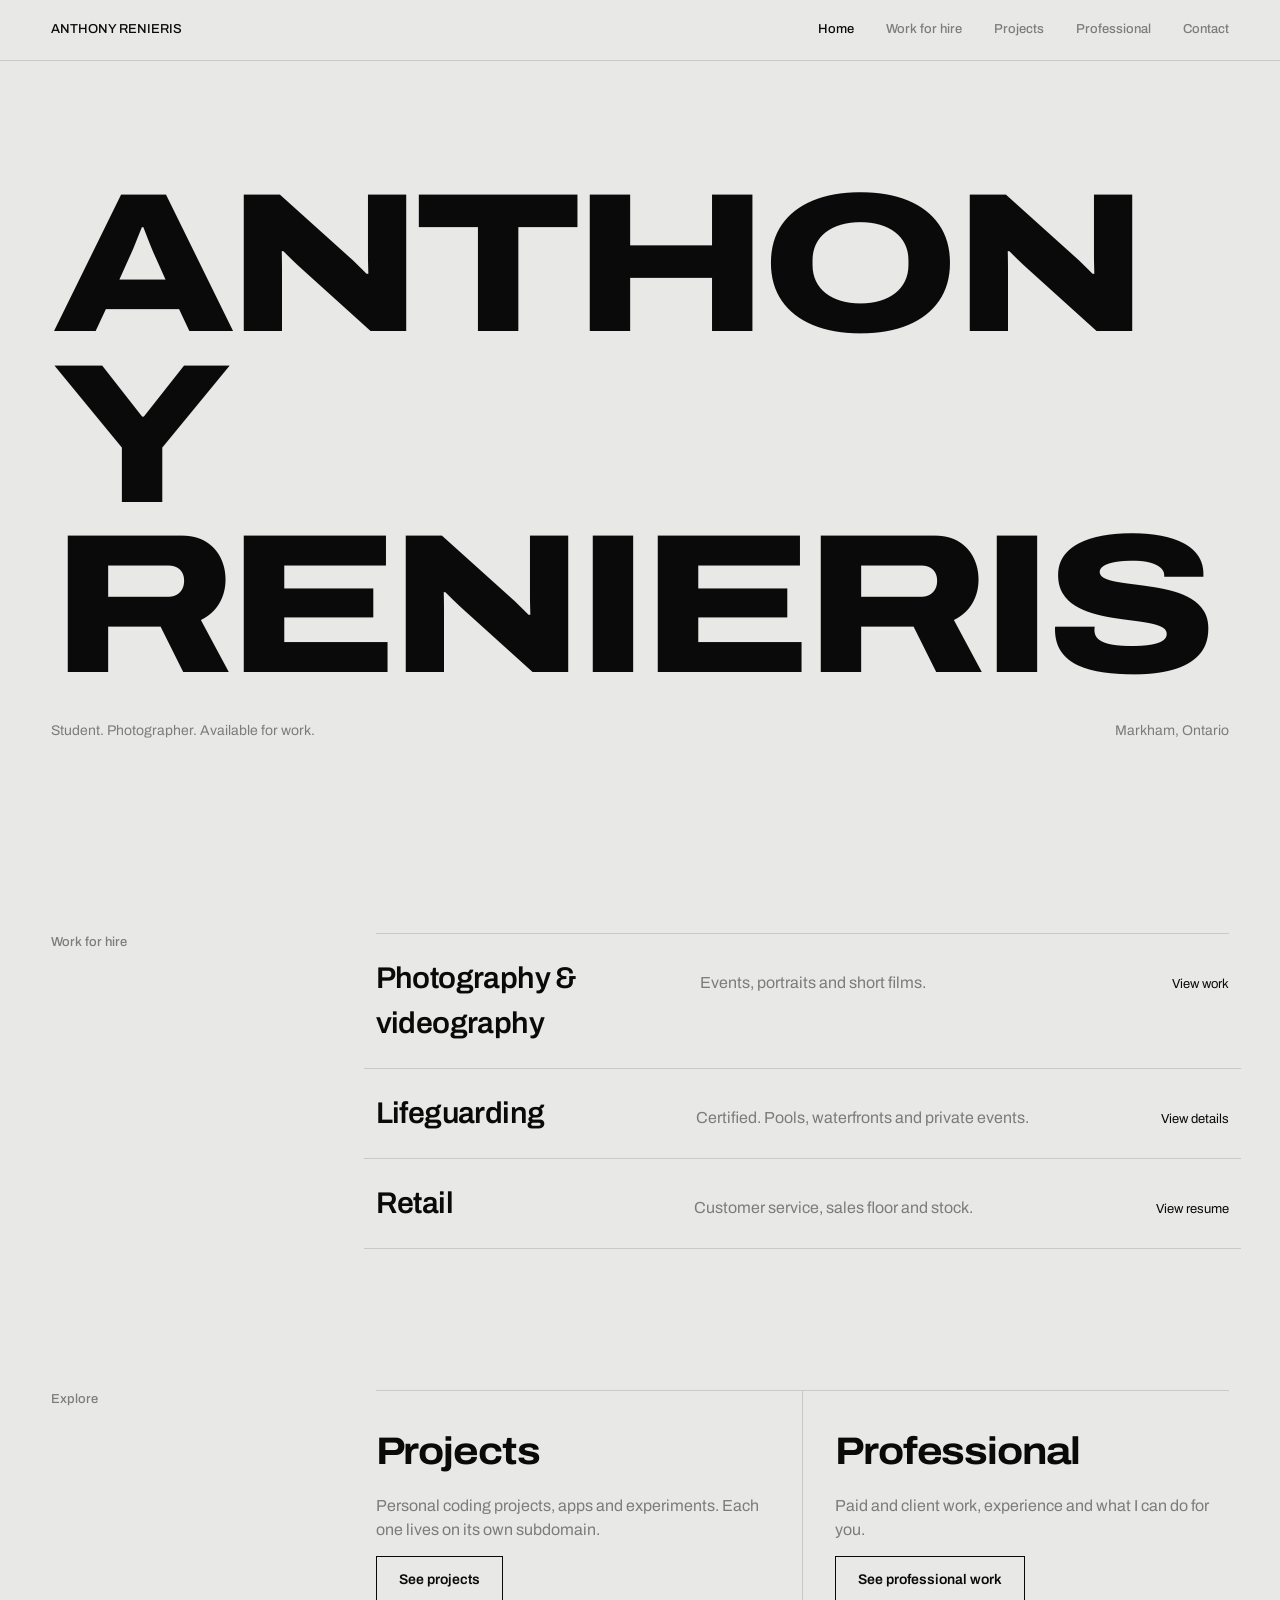
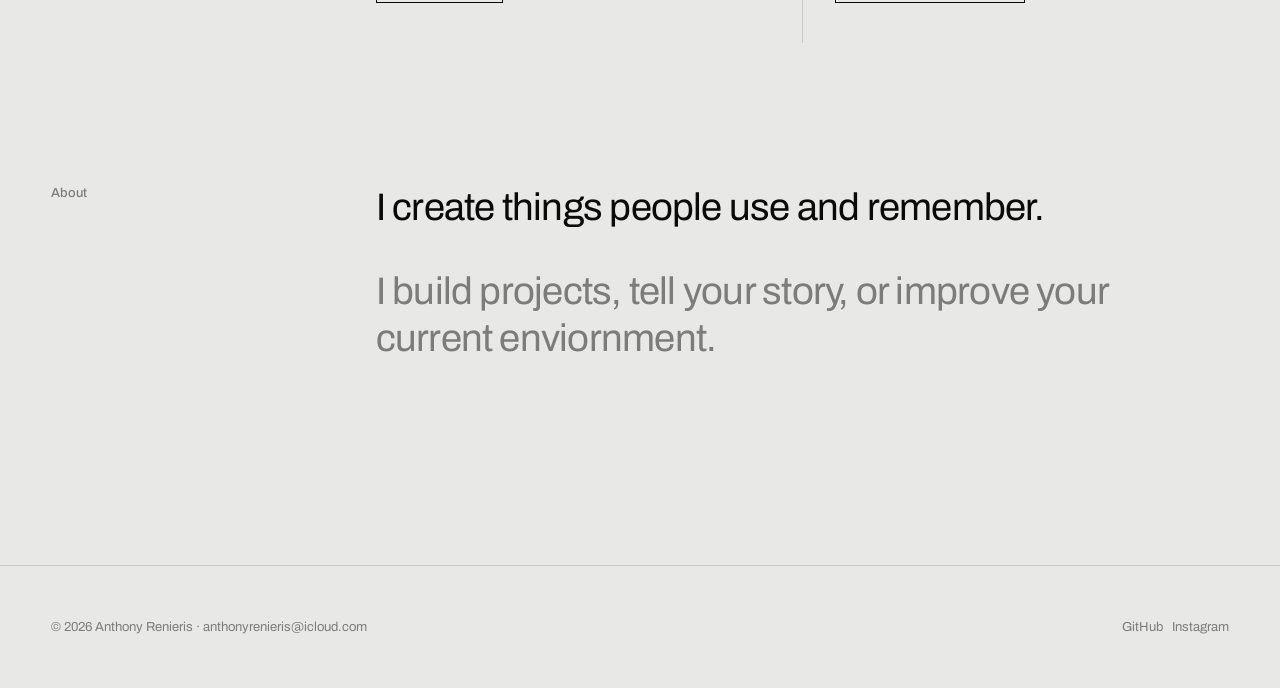
<file: index.html>
<!DOCTYPE html>
<html lang="en">
<head>
<meta charset="utf-8">
<meta name="viewport" content="width=device-width, initial-scale=1">
<title>ANTHONY RENIERIS</title>
<meta name="description" content="Student developer and work for hire: photography, videography, lifeguarding and retail.">
<link rel="preconnect" href="https://fonts.googleapis.com">
<link rel="preconnect" href="https://fonts.gstatic.com" crossorigin>
<link href="https://fonts.googleapis.com/css2?family=Archivo:wdth,wght@62..125,300..800&display=swap" rel="stylesheet">
<link rel="stylesheet" href="style.css">
</head>
<body>
<header>
  <a href="index.html">ANTHONY RENIERIS</a>
  <nav aria-label="Main">
    <a href="index.html" aria-current="page">Home</a>
    <a href="index.html#hire">Work for hire</a>
    <a href="projects.html">Projects</a>
    <a href="professional.html">Professional</a>
    <a href="#contact">Contact</a>
  </nav>
</header>
<main>
  <div class="hero">
    <h1 class="name">Anthony<br>Renieris</h1>
    <div class="tag"><span>Student. Photographer. Available for work.</span><span>Markham, Ontario</span></div>
  </div>

  <section id="hire">
    <h2>Work for hire</h2>
    <div class="list">
      <a class="row" href="photography.html"><b>Photography &amp; videography</b><span>Events, portraits and short films.</span><small>View work</small></a>
      <a class="row" href="lifeguarding.html"><b>Lifeguarding</b><span>Certified. Pools, waterfronts and private events.</span><small>View details</small></a>
      <a class="row" href="retail.html"><b>Retail</b><span>Customer service, sales floor and stock.</span><small>View resume</small></a>
    </div>
  </section>

  <section>
    <h2>Explore</h2>
    <div class="split">
      <div>
        <h3>Projects</h3>
        <p>Personal coding projects, apps and experiments. Each one lives on its own subdomain.</p>
        <a class="btn" href="projects.html">See projects</a>
      </div>
      <div>
        <h3>Professional</h3>
        <p>Paid and client work, experience and what I can do for you.</p>
        <a class="btn" href="professional.html">See professional work</a>
      </div>
    </div>
  </section>

  <section>
    <h2>About</h2>
    <div>
      <p class="lead">I create things people use and remember.</p>
      <p class="lead">I build projects, tell your story, or improve your current enviornment.</p>
    </div>
  </section>
</main>
<footer id="contact">
  <span>&copy; <span id="y">2026</span> Anthony Renieris &middot; <a href="mailto:you@yourdomain.com">anthonyrenieris@icloud.com</a></span>
  <span><a href="https://github.com/yourusername">GitHub</a> &nbsp; <a href="https://instagram.com/yourusername">Instagram</a></span>
</footer>
<script>document.getElementById('y').textContent=new Date().getFullYear();</script>
</body>
</html>
</file>
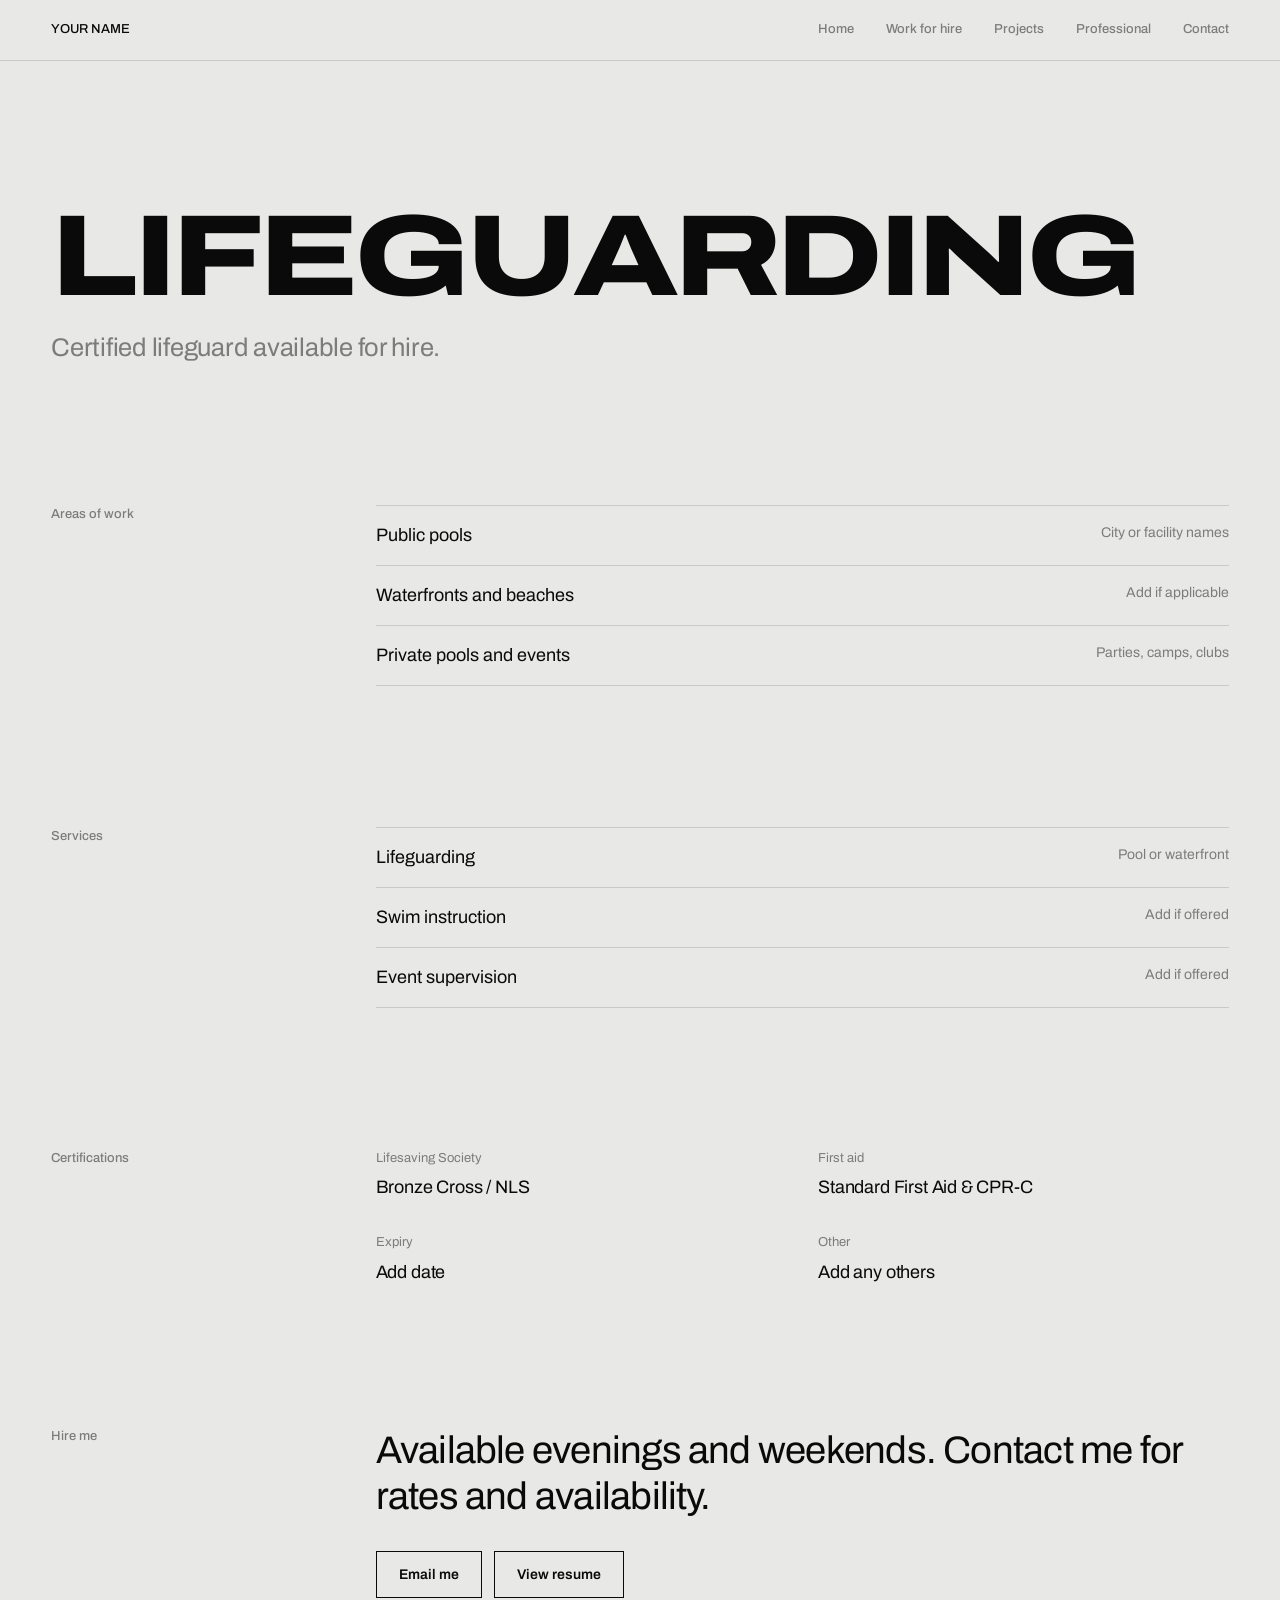
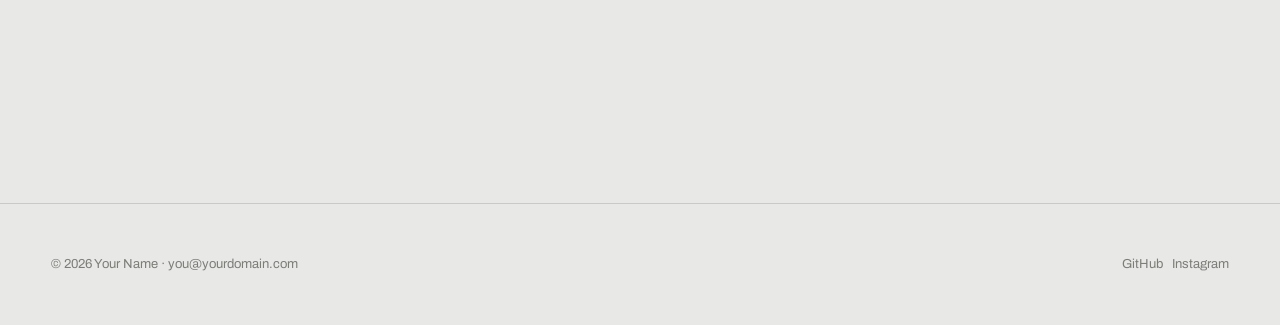
<file: lifeguarding.html>
<!DOCTYPE html>
<html lang="en">
<head>
<meta charset="utf-8">
<meta name="viewport" content="width=device-width, initial-scale=1">
<title>Lifeguarding | YOUR NAME</title>
<meta name="description" content="Student developer and work for hire: photography, videography, lifeguarding and retail.">
<link rel="preconnect" href="https://fonts.googleapis.com">
<link rel="preconnect" href="https://fonts.gstatic.com" crossorigin>
<link href="https://fonts.googleapis.com/css2?family=Archivo:wdth,wght@62..125,300..800&display=swap" rel="stylesheet">
<link rel="stylesheet" href="style.css">
</head>
<body>
<header>
  <a href="index.html">YOUR NAME</a>
  <nav aria-label="Main">
    <a href="index.html">Home</a>
    <a href="index.html#hire">Work for hire</a>
    <a href="projects.html">Projects</a>
    <a href="professional.html">Professional</a>
    <a href="#contact">Contact</a>
  </nav>
</header>
<main>
  <div class="page-head">
    <h1>Lifeguarding</h1>
    <p>Certified lifeguard available for hire.</p>
  </div>
  <section>
    <h2>Areas of work</h2>
    <ul class="plain">
      <li>Public pools <span>City or facility names</span></li>
      <li>Waterfronts and beaches <span>Add if applicable</span></li>
      <li>Private pools and events <span>Parties, camps, clubs</span></li>
    </ul>
  </section>
  <section>
    <h2>Services</h2>
    <ul class="plain">
      <li>Lifeguarding <span>Pool or waterfront</span></li>
      <li>Swim instruction <span>Add if offered</span></li>
      <li>Event supervision <span>Add if offered</span></li>
    </ul>
  </section>
  <section>
    <h2>Certifications</h2>
    <dl class="facts">
      <div><dt>Lifesaving Society</dt><dd>Bronze Cross / NLS</dd></div>
      <div><dt>First aid</dt><dd>Standard First Aid &amp; CPR-C</dd></div>
      <div><dt>Expiry</dt><dd>Add date</dd></div>
      <div><dt>Other</dt><dd>Add any others</dd></div>
    </dl>
  </section>
  <section>
    <h2>Hire me</h2>
    <div><p class="lead">Available evenings and weekends. Contact me for rates and availability.</p>
    <div class="btn-row"><a class="btn" href="mailto:you@yourdomain.com?subject=Lifeguarding">Email me</a><a class="btn" href="retail.html">View resume</a></div></div>
  </section>
</main>
<footer id="contact">
  <span>&copy; <span id="y">2026</span> Your Name &middot; <a href="mailto:you@yourdomain.com">you@yourdomain.com</a></span>
  <span><a href="https://github.com/yourusername">GitHub</a> &nbsp; <a href="https://instagram.com/yourusername">Instagram</a></span>
</footer>
<script>document.getElementById('y').textContent=new Date().getFullYear();</script>
</body>
</html>
</file>
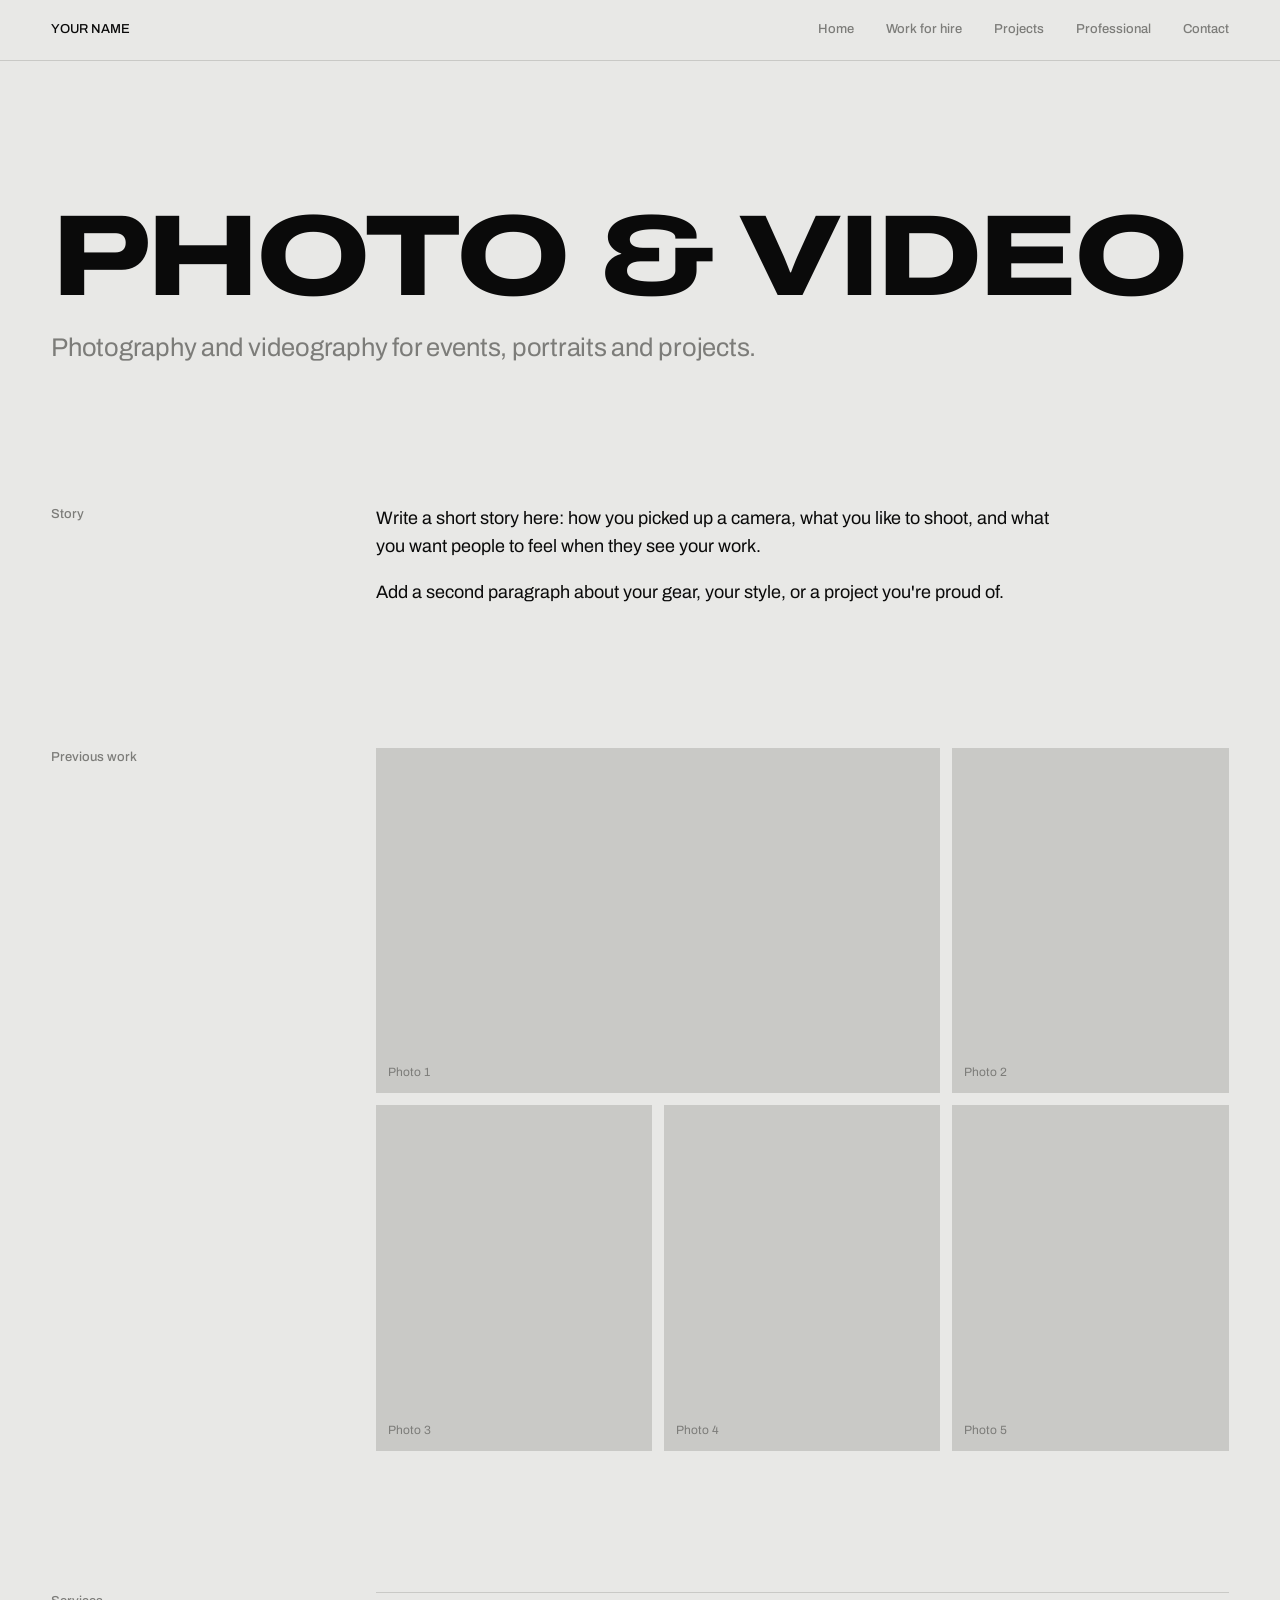
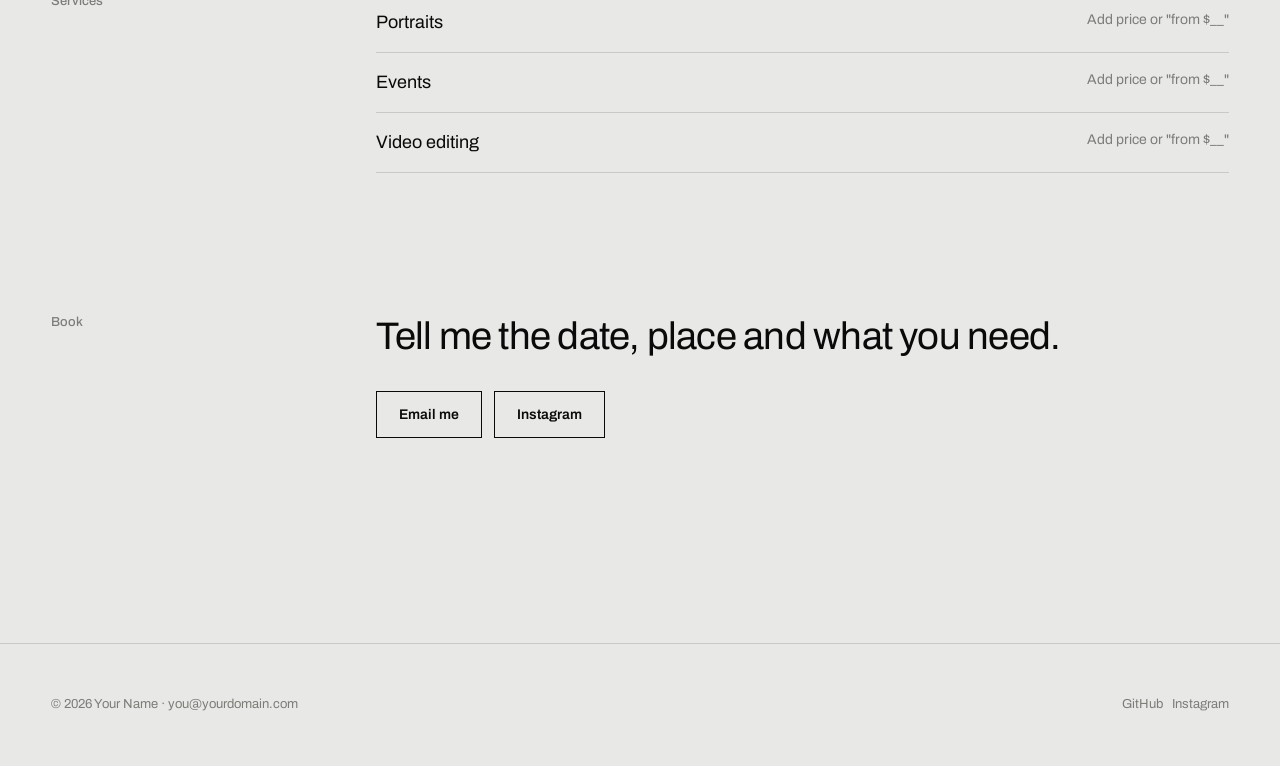
<file: photography.html>
<!DOCTYPE html>
<html lang="en">
<head>
<meta charset="utf-8">
<meta name="viewport" content="width=device-width, initial-scale=1">
<title>Photography | YOUR NAME</title>
<meta name="description" content="Student developer and work for hire: photography, videography, lifeguarding and retail.">
<link rel="preconnect" href="https://fonts.googleapis.com">
<link rel="preconnect" href="https://fonts.gstatic.com" crossorigin>
<link href="https://fonts.googleapis.com/css2?family=Archivo:wdth,wght@62..125,300..800&display=swap" rel="stylesheet">
<link rel="stylesheet" href="style.css">
</head>
<body>
<header>
  <a href="index.html">YOUR NAME</a>
  <nav aria-label="Main">
    <a href="index.html">Home</a>
    <a href="index.html#hire">Work for hire</a>
    <a href="projects.html">Projects</a>
    <a href="professional.html">Professional</a>
    <a href="#contact">Contact</a>
  </nav>
</header>
<main>
  <div class="page-head">
    <h1>Photo &amp; Video</h1>
    <p>Photography and videography for events, portraits and projects.</p>
  </div>
  <section>
    <h2>Story</h2>
    <div class="body">
      <p>Write a short story here: how you picked up a camera, what you like to shoot, and what you want people to feel when they see your work.</p>
      <p>Add a second paragraph about your gear, your style, or a project you're proud of.</p>
    </div>
  </section>
  <section>
    <h2>Previous work</h2>
    <!-- To use real photos: put files in /images and replace each .ph with
         <div class="ph" style="background-image:url('images/your-photo.jpg')"></div> -->
    <div class="gallery">
      <div class="ph wide">Photo 1</div><div class="ph">Photo 2</div>
      <div class="ph">Photo 3</div><div class="ph">Photo 4</div><div class="ph">Photo 5</div>
    </div>
  </section>
  <section>
    <h2>Services</h2>
    <ul class="plain">
      <li>Portraits <span>Add price or "from $__"</span></li>
      <li>Events <span>Add price or "from $__"</span></li>
      <li>Video editing <span>Add price or "from $__"</span></li>
    </ul>
  </section>
  <section>
    <h2>Book</h2>
    <div><p class="lead">Tell me the date, place and what you need.</p>
    <div class="btn-row"><a class="btn" href="mailto:you@yourdomain.com?subject=Photo%20booking">Email me</a><a class="btn" href="https://instagram.com/yourusername">Instagram</a></div></div>
  </section>
</main>
<footer id="contact">
  <span>&copy; <span id="y">2026</span> Your Name &middot; <a href="mailto:you@yourdomain.com">you@yourdomain.com</a></span>
  <span><a href="https://github.com/yourusername">GitHub</a> &nbsp; <a href="https://instagram.com/yourusername">Instagram</a></span>
</footer>
<script>document.getElementById('y').textContent=new Date().getFullYear();</script>
</body>
</html>
</file>
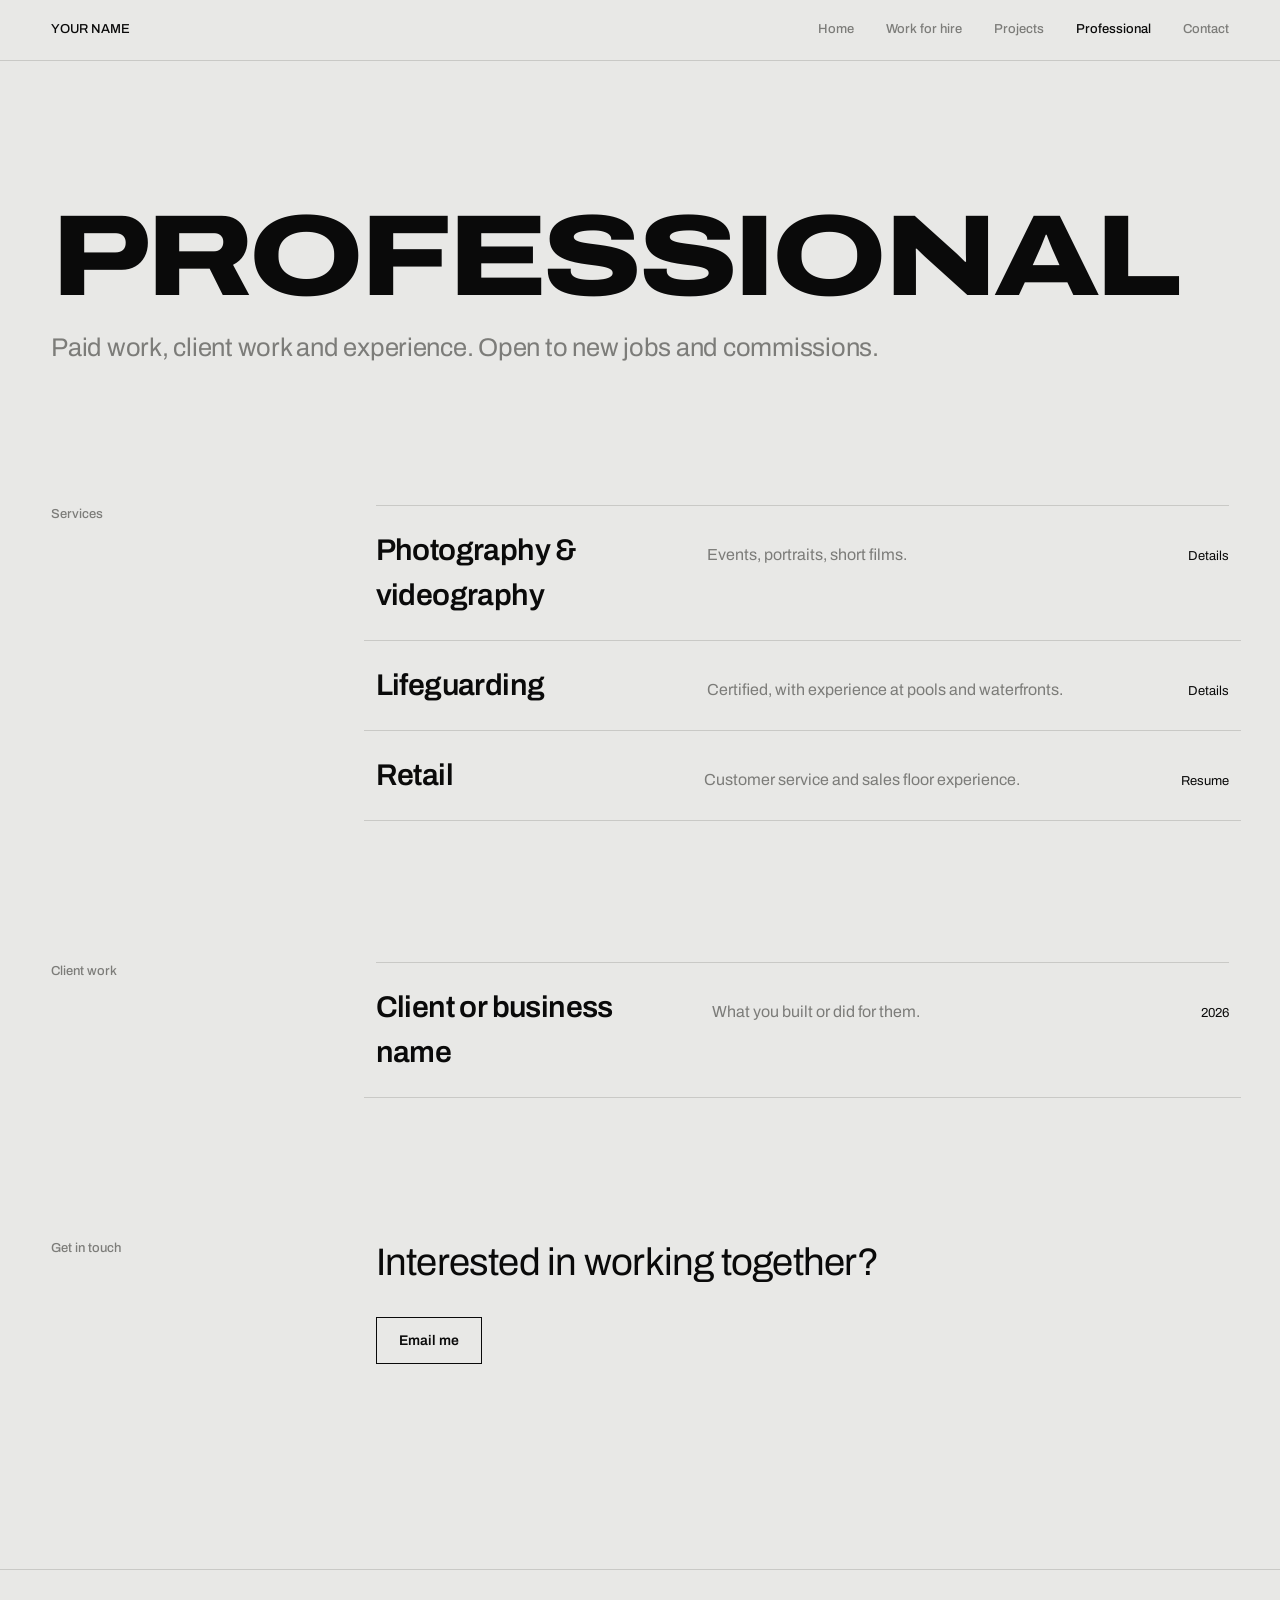
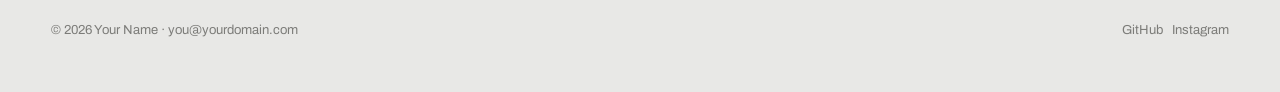
<file: professional.html>
<!DOCTYPE html>
<html lang="en">
<head>
<meta charset="utf-8">
<meta name="viewport" content="width=device-width, initial-scale=1">
<title>Professional | YOUR NAME</title>
<meta name="description" content="Student developer and work for hire: photography, videography, lifeguarding and retail.">
<link rel="preconnect" href="https://fonts.googleapis.com">
<link rel="preconnect" href="https://fonts.gstatic.com" crossorigin>
<link href="https://fonts.googleapis.com/css2?family=Archivo:wdth,wght@62..125,300..800&display=swap" rel="stylesheet">
<link rel="stylesheet" href="style.css">
</head>
<body>
<header>
  <a href="index.html">YOUR NAME</a>
  <nav aria-label="Main">
    <a href="index.html">Home</a>
    <a href="index.html#hire">Work for hire</a>
    <a href="projects.html">Projects</a>
    <a href="professional.html" aria-current="page">Professional</a>
    <a href="#contact">Contact</a>
  </nav>
</header>
<main>
  <div class="page-head">
    <h1>Professional</h1>
    <p>Paid work, client work and experience. Open to new jobs and commissions.</p>
  </div>
  <section>
    <h2>Services</h2>
    <div class="list">
      <a class="row" href="photography.html"><b>Photography &amp; videography</b><span>Events, portraits, short films.</span><small>Details</small></a>
      <a class="row" href="lifeguarding.html"><b>Lifeguarding</b><span>Certified, with experience at pools and waterfronts.</span><small>Details</small></a>
      <a class="row" href="retail.html"><b>Retail</b><span>Customer service and sales floor experience.</span><small>Resume</small></a>
    </div>
  </section>
  <section>
    <h2>Client work</h2>
    <div class="list">
      <!-- Add websites, apps or other paid work here. Remove this section if not needed. -->
      <a class="row" href="https://client-site.example.com"><b>Client or business name</b><span>What you built or did for them.</span><small>2026</small></a>
    </div>
  </section>
  <section>
    <h2>Get in touch</h2>
    <div><p class="lead">Interested in working together?</p>
    <div class="btn-row"><a class="btn" href="mailto:you@yourdomain.com">Email me</a></div></div>
  </section>
</main>
<footer id="contact">
  <span>&copy; <span id="y">2026</span> Your Name &middot; <a href="mailto:you@yourdomain.com">you@yourdomain.com</a></span>
  <span><a href="https://github.com/yourusername">GitHub</a> &nbsp; <a href="https://instagram.com/yourusername">Instagram</a></span>
</footer>
<script>document.getElementById('y').textContent=new Date().getFullYear();</script>
</body>
</html>
</file>
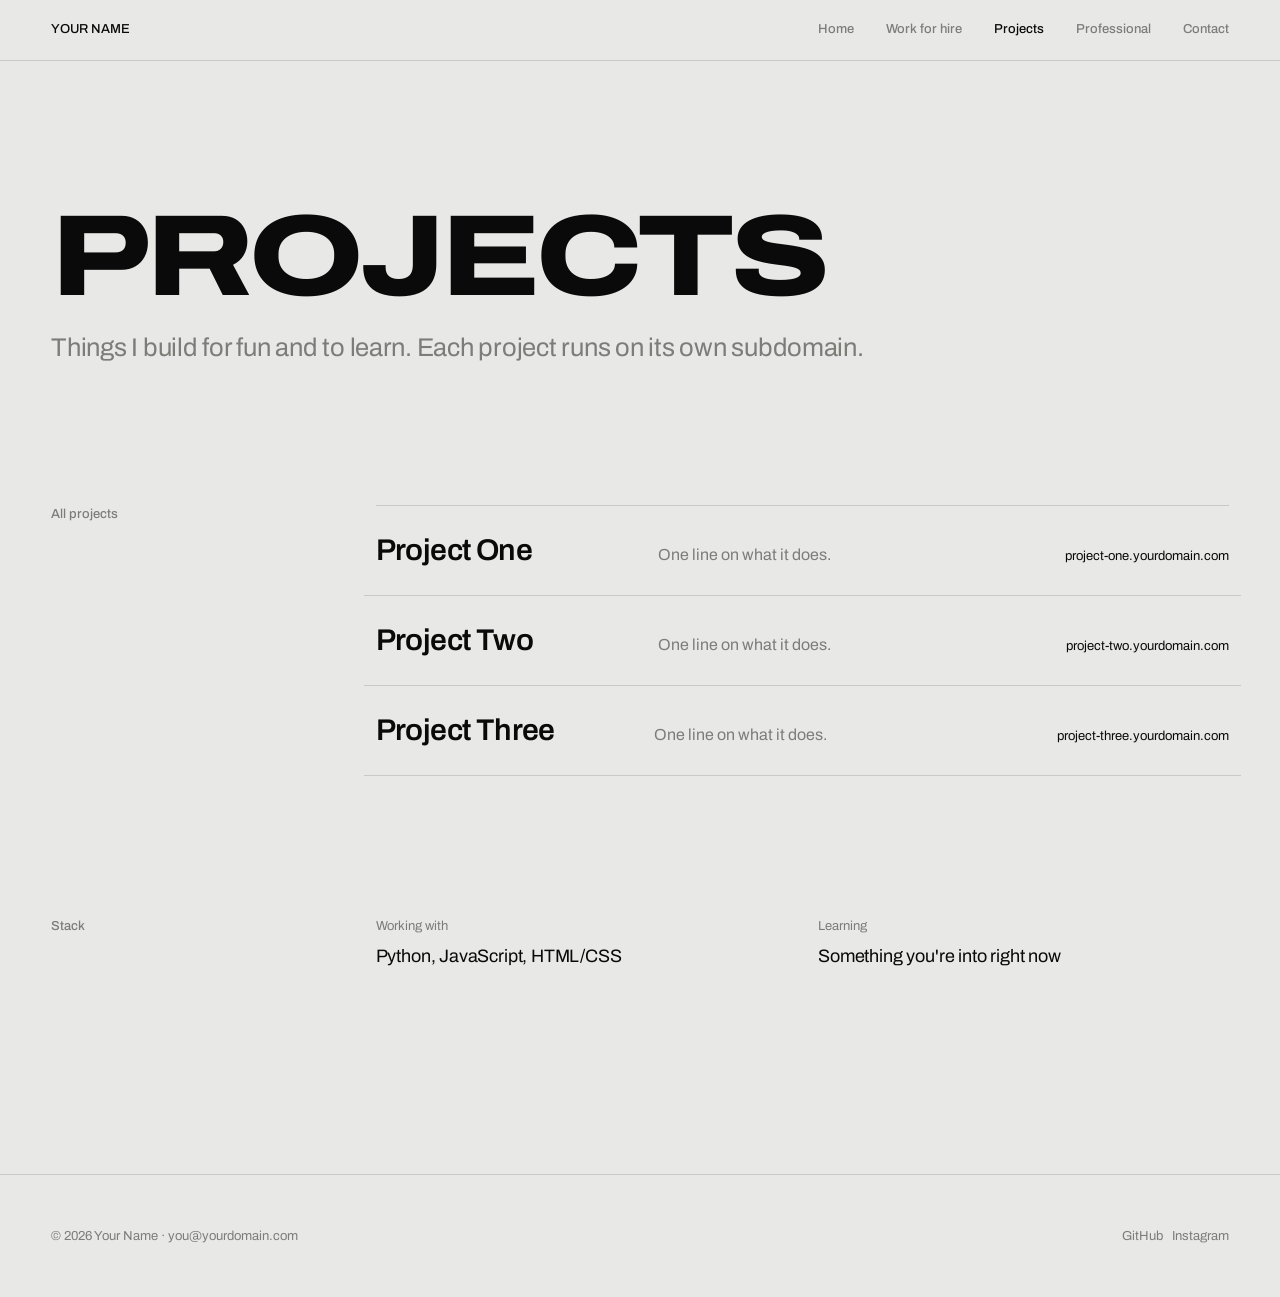
<file: projects.html>
<!DOCTYPE html>
<html lang="en">
<head>
<meta charset="utf-8">
<meta name="viewport" content="width=device-width, initial-scale=1">
<title>Projects | YOUR NAME</title>
<meta name="description" content="Student developer and work for hire: photography, videography, lifeguarding and retail.">
<link rel="preconnect" href="https://fonts.googleapis.com">
<link rel="preconnect" href="https://fonts.gstatic.com" crossorigin>
<link href="https://fonts.googleapis.com/css2?family=Archivo:wdth,wght@62..125,300..800&display=swap" rel="stylesheet">
<link rel="stylesheet" href="style.css">
</head>
<body>
<header>
  <a href="index.html">YOUR NAME</a>
  <nav aria-label="Main">
    <a href="index.html">Home</a>
    <a href="index.html#hire">Work for hire</a>
    <a href="projects.html" aria-current="page">Projects</a>
    <a href="professional.html">Professional</a>
    <a href="#contact">Contact</a>
  </nav>
</header>
<main>
  <div class="page-head">
    <h1>Projects</h1>
    <p>Things I build for fun and to learn. Each project runs on its own subdomain.</p>
  </div>
  <section>
    <h2>All projects</h2>
    <div class="list">
      <!-- Copy one row per project. Change the link, name, description and subdomain text. -->
      <a class="row" href="https://project-one.yourdomain.com"><b>Project One</b><span>One line on what it does.</span><small>project-one.yourdomain.com</small></a>
      <a class="row" href="https://project-two.yourdomain.com"><b>Project Two</b><span>One line on what it does.</span><small>project-two.yourdomain.com</small></a>
      <a class="row" href="https://project-three.yourdomain.com"><b>Project Three</b><span>One line on what it does.</span><small>project-three.yourdomain.com</small></a>
    </div>
  </section>
  <section>
    <h2>Stack</h2>
    <dl class="facts">
      <div><dt>Working with</dt><dd>Python, JavaScript, HTML/CSS</dd></div>
      <div><dt>Learning</dt><dd>Something you're into right now</dd></div>
    </dl>
  </section>
</main>
<footer id="contact">
  <span>&copy; <span id="y">2026</span> Your Name &middot; <a href="mailto:you@yourdomain.com">you@yourdomain.com</a></span>
  <span><a href="https://github.com/yourusername">GitHub</a> &nbsp; <a href="https://instagram.com/yourusername">Instagram</a></span>
</footer>
<script>document.getElementById('y').textContent=new Date().getFullYear();</script>
</body>
</html>
</file>
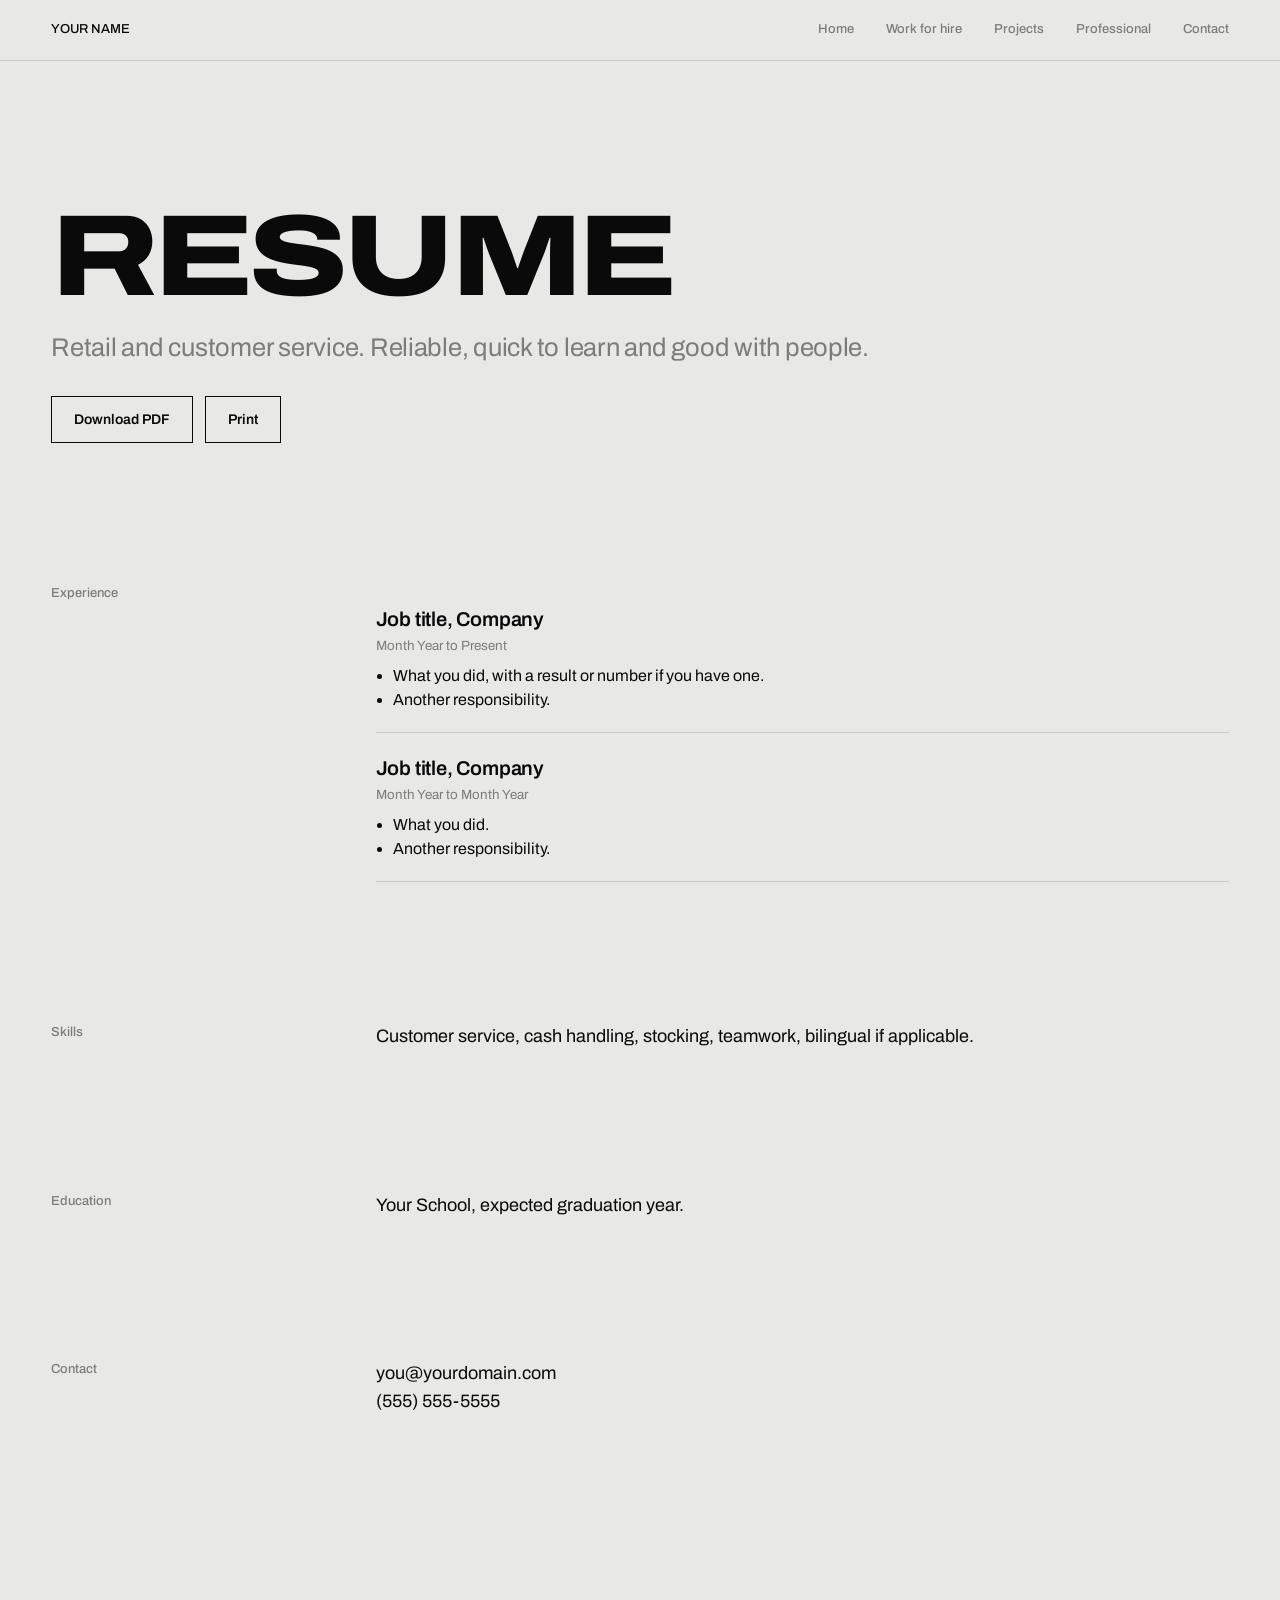
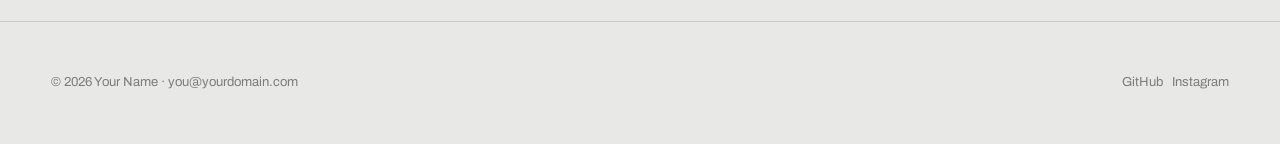
<file: retail.html>
<!DOCTYPE html>
<html lang="en">
<head>
<meta charset="utf-8">
<meta name="viewport" content="width=device-width, initial-scale=1">
<title>Resume | YOUR NAME</title>
<meta name="description" content="Student developer and work for hire: photography, videography, lifeguarding and retail.">
<link rel="preconnect" href="https://fonts.googleapis.com">
<link rel="preconnect" href="https://fonts.gstatic.com" crossorigin>
<link href="https://fonts.googleapis.com/css2?family=Archivo:wdth,wght@62..125,300..800&display=swap" rel="stylesheet">
<link rel="stylesheet" href="style.css">
</head>
<body>
<header>
  <a href="index.html">YOUR NAME</a>
  <nav aria-label="Main">
    <a href="index.html">Home</a>
    <a href="index.html#hire">Work for hire</a>
    <a href="projects.html">Projects</a>
    <a href="professional.html">Professional</a>
    <a href="#contact">Contact</a>
  </nav>
</header>
<main class="resume">
  <div class="page-head">
    <h1>Resume</h1>
    <p>Retail and customer service. Reliable, quick to learn and good with people.</p>
    <div class="btn-row"><a class="btn" href="resume.pdf" download>Download PDF</a><a class="btn" href="javascript:window.print()">Print</a></div>
  </div>
  <section>
    <h2>Experience</h2>
    <div>
      <div class="job"><h3>Job title, Company</h3><small>Month Year to Present</small>
        <ul><li>What you did, with a result or number if you have one.</li><li>Another responsibility.</li></ul></div>
      <div class="job"><h3>Job title, Company</h3><small>Month Year to Month Year</small>
        <ul><li>What you did.</li><li>Another responsibility.</li></ul></div>
    </div>
  </section>
  <section>
    <h2>Skills</h2>
    <div class="body"><p>Customer service, cash handling, stocking, teamwork, bilingual if applicable.</p></div>
  </section>
  <section>
    <h2>Education</h2>
    <div class="body"><p>Your School, expected graduation year.</p></div>
  </section>
  <section>
    <h2>Contact</h2>
    <div class="body"><p>you@yourdomain.com<br>(555) 555-5555</p></div>
  </section>
</main>
<footer id="contact">
  <span>&copy; <span id="y">2026</span> Your Name &middot; <a href="mailto:you@yourdomain.com">you@yourdomain.com</a></span>
  <span><a href="https://github.com/yourusername">GitHub</a> &nbsp; <a href="https://instagram.com/yourusername">Instagram</a></span>
</footer>
<script>document.getElementById('y').textContent=new Date().getFullYear();</script>
</body>
</html>
</file>
<file: style.css>
:root{--bg:#e8e8e6;--ink:#0a0a0a;--mute:#7c7c79;--line:#c9c9c6;--pad:clamp(20px,4vw,56px)}
@media (prefers-color-scheme:dark){:root{--bg:#0c0c0c;--ink:#ececea;--mute:#85857f;--line:#2a2a28}}
*{box-sizing:border-box;margin:0;padding:0}
html{scroll-behavior:smooth}
body{background:var(--bg);color:var(--ink);font-family:"Archivo","Helvetica Neue",Arial,sans-serif;font-size:16px;line-height:1.5;-webkit-font-smoothing:antialiased}
a{color:inherit;text-decoration:none}
a:focus-visible,button:focus-visible{outline:2px solid var(--ink);outline-offset:4px}

/* nav */
header{position:fixed;inset:0 0 auto 0;z-index:5;display:flex;justify-content:space-between;align-items:baseline;gap:16px;flex-wrap:wrap;padding:20px var(--pad);font-size:13px;font-weight:500;background:var(--bg);border-bottom:1px solid var(--line)}
header nav{display:flex;gap:clamp(14px,2.6vw,32px);flex-wrap:wrap}
header nav a{color:var(--mute);transition:color .2s}
header nav a:hover,header nav a[aria-current="page"]{color:var(--ink)}

/* hero */
.hero{min-height:88svh;display:flex;flex-direction:column;justify-content:flex-end;padding:120px var(--pad) var(--pad)}
.name{font-weight:800;font-size:clamp(56px,15.5vw,280px);line-height:.86;letter-spacing:-.045em;text-transform:uppercase;font-stretch:125%;animation:widen 1.8s cubic-bezier(.2,.7,.1,1) both;overflow-wrap:anywhere}
@keyframes widen{from{font-stretch:62%;opacity:0}to{font-stretch:125%;opacity:1}}
.tag{margin-top:28px;display:flex;justify-content:space-between;gap:24px;flex-wrap:wrap;font-size:14px;color:var(--mute)}

/* page title (inner pages) */
.page-head{padding:clamp(130px,16vw,220px) var(--pad) 0}
.page-head h1{font-weight:800;font-size:clamp(40px,9vw,150px);line-height:.9;letter-spacing:-.04em;text-transform:uppercase;font-stretch:125%;overflow-wrap:anywhere}
.page-head p{margin-top:24px;max-width:34em;font-size:clamp(18px,2vw,26px);line-height:1.25;letter-spacing:-.01em;color:var(--mute)}

/* sections */
section{padding:clamp(70px,11vw,150px) var(--pad) 0;display:grid;grid-template-columns:minmax(120px,1fr) 3fr;gap:24px 40px}
h2{font-size:13px;font-weight:500;color:var(--mute)}
.lead{font-size:clamp(22px,3vw,40px);font-weight:400;line-height:1.2;letter-spacing:-.02em;max-width:26em}
.lead+.lead{margin-top:1em;color:var(--mute)}
.body p{max-width:38em;font-size:18px;line-height:1.55}
.body p+p{margin-top:1em}

/* rows (links, lists) */
.list{border-top:1px solid var(--line)}
.row{display:grid;grid-template-columns:2fr 3fr auto;gap:16px 32px;align-items:baseline;padding:22px 12px;margin:0 -12px;border-bottom:1px solid var(--line);transition:background .2s,color .2s}
.row b{font-size:clamp(20px,2.4vw,30px);font-weight:600;letter-spacing:-.02em}
.row span{color:var(--mute);transition:color .2s}
.row small{font-size:13px}
a.row:hover,a.row:focus-visible{background:var(--ink);color:var(--bg)}
a.row:hover span,a.row:focus-visible span{color:var(--bg);opacity:.65}

/* button */
.btn{display:inline-block;padding:12px 22px;border:1px solid var(--ink);font-size:14px;font-weight:600;transition:background .2s,color .2s}
.btn:hover,.btn:focus-visible{background:var(--ink);color:var(--bg)}
.btn-row{margin-top:32px;display:flex;gap:12px;flex-wrap:wrap}

/* two-col feature blocks on home */
.split{display:grid;grid-template-columns:1fr 1fr;gap:0;border-top:1px solid var(--line)}
.split>div{padding:32px 0 40px;display:flex;flex-direction:column;align-items:flex-start;gap:14px}
.split>div:first-child{padding-right:32px}
.split>div:last-child{padding-left:32px;border-left:1px solid var(--line)}
.split h3{font-size:clamp(24px,3vw,40px);font-weight:700;letter-spacing:-.03em;font-stretch:112%}
.split p{color:var(--mute);max-width:26em}

/* gallery */
.gallery{display:grid;grid-template-columns:repeat(3,1fr);gap:12px}
.gallery .ph{aspect-ratio:4/5;background:var(--line);background-size:cover;background-position:center;display:flex;align-items:flex-end;padding:12px;font-size:12px;color:var(--mute)}
.gallery .wide{grid-column:span 2;aspect-ratio:auto}

/* lists of facts */
.facts{display:grid;grid-template-columns:repeat(2,minmax(0,1fr));gap:32px}
.facts dt{font-size:13px;color:var(--mute);margin-bottom:6px}
.facts dd{font-size:18px;letter-spacing:-.01em}
ul.plain{list-style:none;border-top:1px solid var(--line)}
ul.plain li{padding:16px 0;border-bottom:1px solid var(--line);display:flex;justify-content:space-between;gap:16px;font-size:18px}
ul.plain li span{color:var(--mute);font-size:14px;text-align:right}

footer{margin-top:clamp(100px,16vw,220px);padding:var(--pad);display:flex;justify-content:space-between;gap:16px;flex-wrap:wrap;font-size:13px;color:var(--mute);border-top:1px solid var(--line)}
footer a:hover{color:var(--ink)}

/* resume */
.resume h3{font-size:20px;font-weight:600;letter-spacing:-.01em}
.resume .job{padding:20px 0;border-bottom:1px solid var(--line)}
.resume .job small{color:var(--mute);display:block;margin:2px 0 8px}
.resume .job ul{margin-left:1.1em;max-width:38em}

@media(max-width:720px){
 section{grid-template-columns:1fr}
 .row{grid-template-columns:1fr auto}
 .row span{grid-column:1/-1;grid-row:2}
 .split{grid-template-columns:1fr}
 .split>div:first-child{padding-right:0}
 .split>div:last-child{padding-left:0;border-left:0;border-top:1px solid var(--line)}
 .gallery{grid-template-columns:1fr 1fr}
 .facts{grid-template-columns:1fr}
}
@media print{header,footer,.btn-row{display:none}body{background:#fff;color:#000}.page-head{padding-top:0}section{padding-top:30px}}
@media(prefers-reduced-motion:reduce){.name{animation:none}html{scroll-behavior:auto}}
</file>
